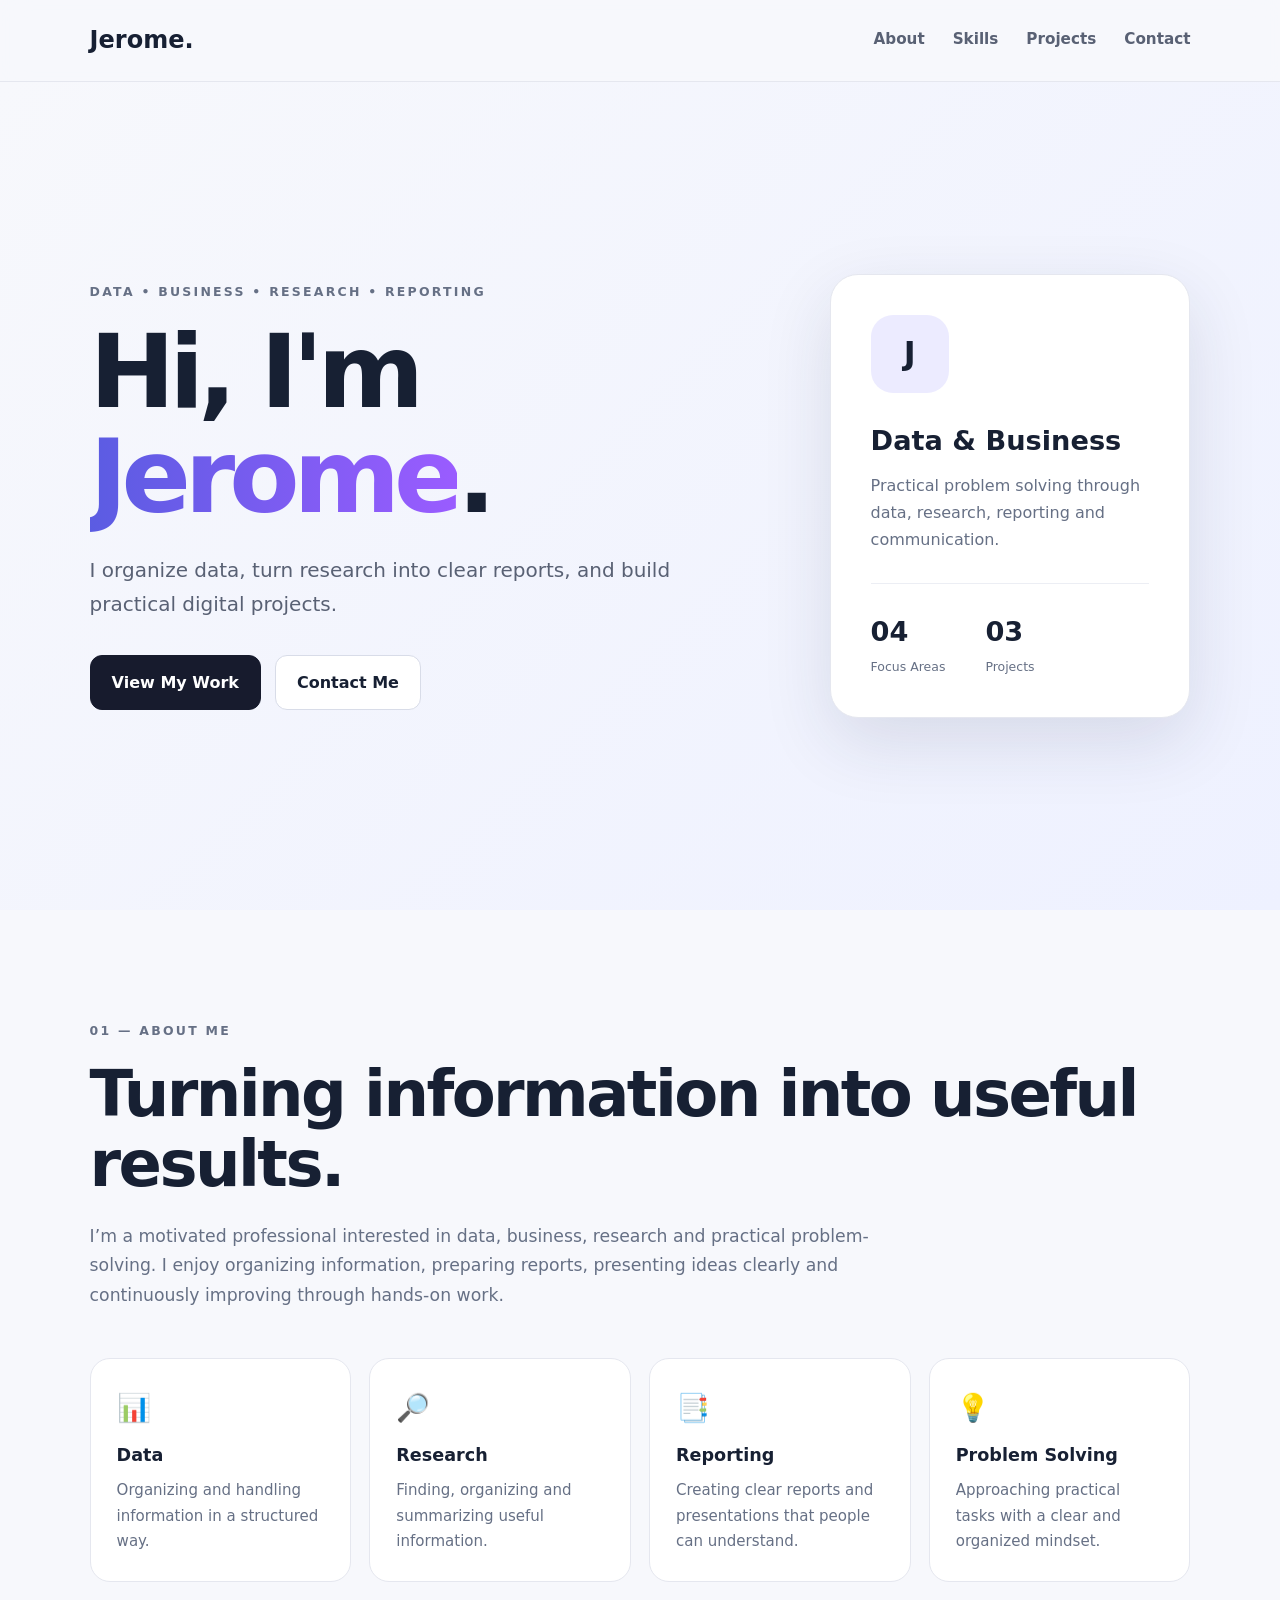
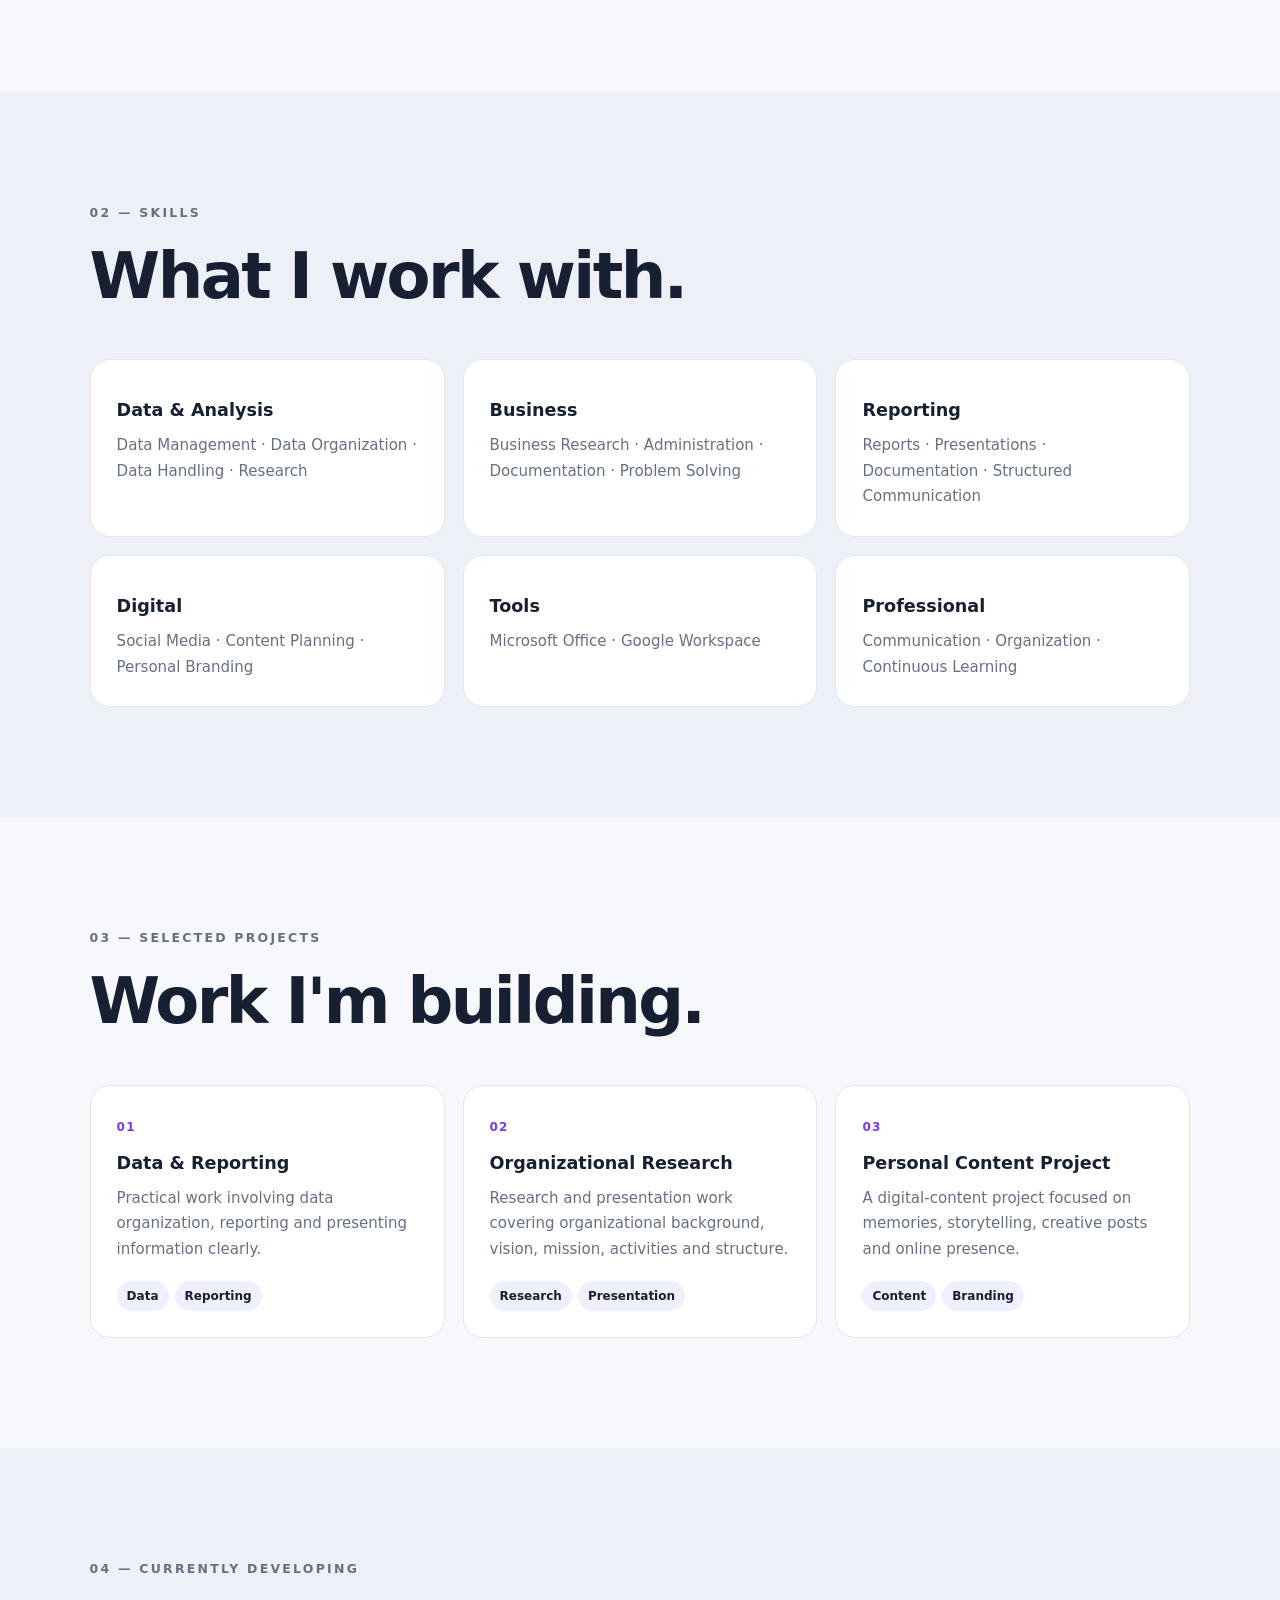
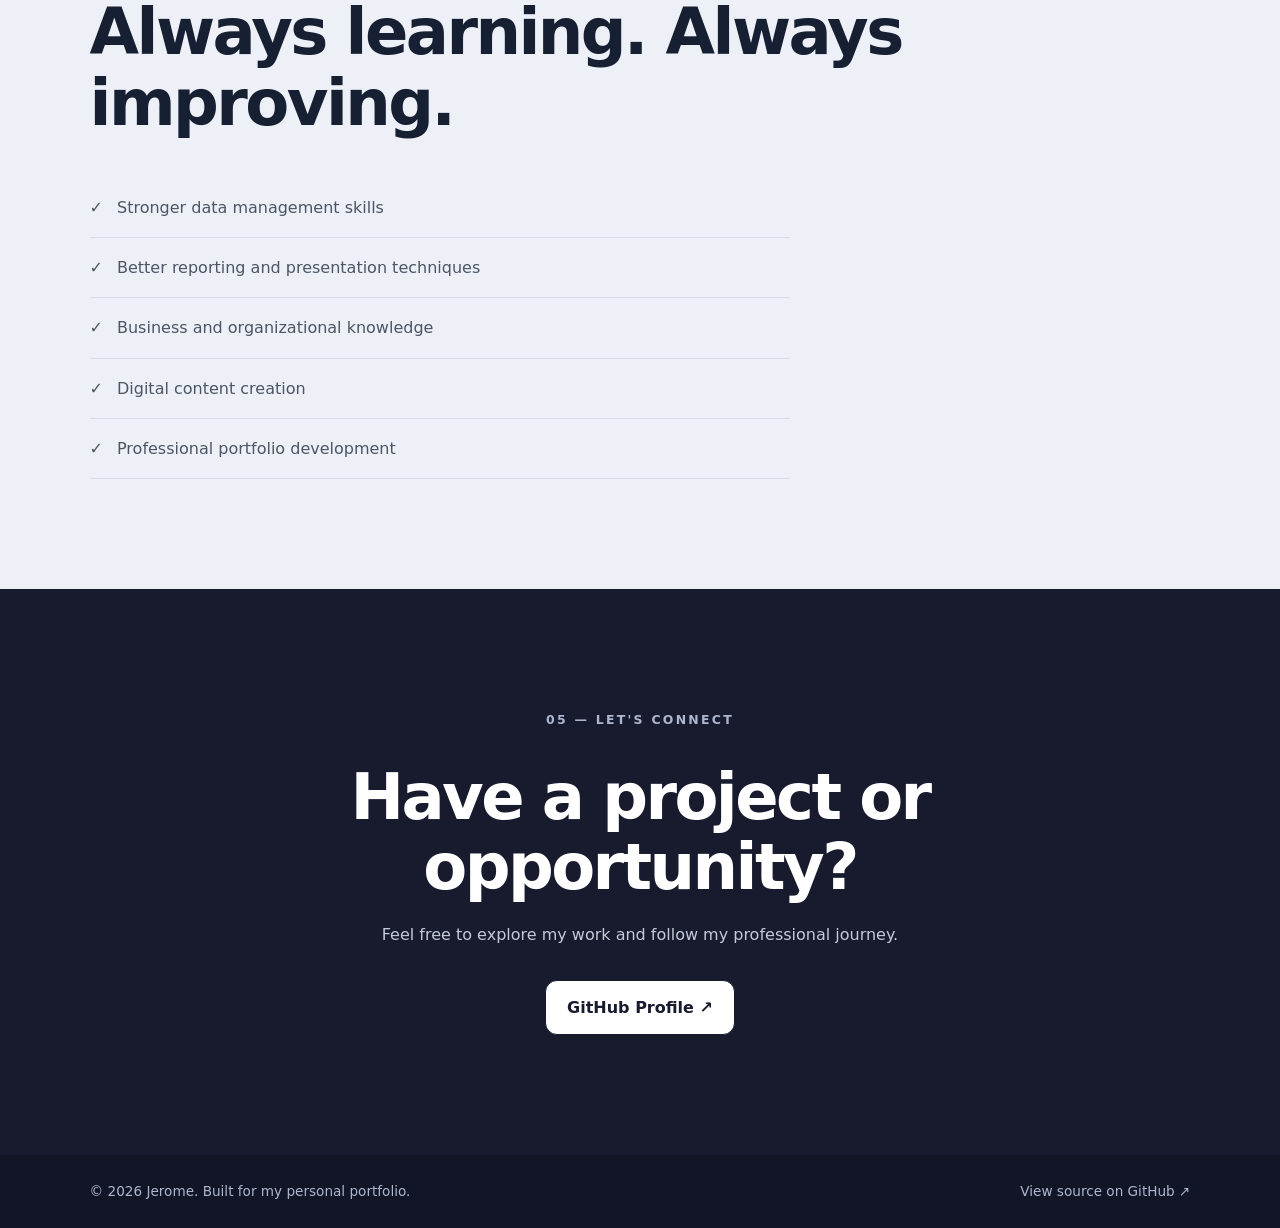
<file: index.html>
<!DOCTYPE html>
<html lang="en">
<head>
  <meta charset="UTF-8" />
  <meta name="viewport" content="width=device-width, initial-scale=1.0" />
  <meta name="description" content="Jerome's Data & Business Portfolio" />
  <title>Jerome | Data & Business Portfolio</title>
  <link rel="stylesheet" href="style.css" />
</head>
<body>
  <header class="nav">
    <a class="logo" href="#home">Jerome.</a>
    <nav>
      <a href="#about">About</a>
      <a href="#skills">Skills</a>
      <a href="#projects">Projects</a>
      <a href="#contact">Contact</a>
    </nav>
  </header>

  <main>
    <section id="home" class="hero">
      <div class="hero-copy">
        <p class="eyebrow">DATA • BUSINESS • RESEARCH • REPORTING</p>
        <h1>Hi, I'm <span>Jerome</span>.</h1>
        <p class="lead">I organize data, turn research into clear reports, and build practical digital projects.</p>
        <div class="actions">
          <a class="button primary" href="#projects">View My Work</a>
          <a class="button secondary" href="#contact">Contact Me</a>
        </div>
      </div>
      <div class="hero-card">
        <div class="avatar">J</div>
        <h2>Data & Business</h2>
        <p>Practical problem solving through data, research, reporting and communication.</p>
        <div class="mini-stats"><div><strong>04</strong><span>Focus Areas</span></div><div><strong>03</strong><span>Projects</span></div></div>
      </div>
    </section>

    <section id="about" class="section">
      <p class="eyebrow">01 — ABOUT ME</p>
      <h2>Turning information into useful results.</h2>
      <p class="section-intro">I’m a motivated professional interested in data, business, research and practical problem-solving. I enjoy organizing information, preparing reports, presenting ideas clearly and continuously improving through hands-on work.</p>
      <div class="feature-grid">
        <article><span>📊</span><h3>Data</h3><p>Organizing and handling information in a structured way.</p></article>
        <article><span>🔎</span><h3>Research</h3><p>Finding, organizing and summarizing useful information.</p></article>
        <article><span>📑</span><h3>Reporting</h3><p>Creating clear reports and presentations that people can understand.</p></article>
        <article><span>💡</span><h3>Problem Solving</h3><p>Approaching practical tasks with a clear and organized mindset.</p></article>
      </div>
    </section>

    <section id="skills" class="section alt">
      <p class="eyebrow">02 — SKILLS</p>
      <h2>What I work with.</h2>
      <div class="skills-grid">
        <div><h3>Data & Analysis</h3><p>Data Management · Data Organization · Data Handling · Research</p></div>
        <div><h3>Business</h3><p>Business Research · Administration · Documentation · Problem Solving</p></div>
        <div><h3>Reporting</h3><p>Reports · Presentations · Documentation · Structured Communication</p></div>
        <div><h3>Digital</h3><p>Social Media · Content Planning · Personal Branding</p></div>
        <div><h3>Tools</h3><p>Microsoft Office · Google Workspace</p></div>
        <div><h3>Professional</h3><p>Communication · Organization · Continuous Learning</p></div>
      </div>
    </section>

    <section id="projects" class="section">
      <p class="eyebrow">03 — SELECTED PROJECTS</p>
      <h2>Work I'm building.</h2>
      <div class="project-grid">
        <article class="project"><span class="number">01</span><h3>Data & Reporting</h3><p>Practical work involving data organization, reporting and presenting information clearly.</p><span class="tag">Data</span><span class="tag">Reporting</span></article>
        <article class="project"><span class="number">02</span><h3>Organizational Research</h3><p>Research and presentation work covering organizational background, vision, mission, activities and structure.</p><span class="tag">Research</span><span class="tag">Presentation</span></article>
        <article class="project"><span class="number">03</span><h3>Personal Content Project</h3><p>A digital-content project focused on memories, storytelling, creative posts and online presence.</p><span class="tag">Content</span><span class="tag">Branding</span></article>
      </div>
    </section>

    <section class="section alt">
      <p class="eyebrow">04 — CURRENTLY DEVELOPING</p>
      <h2>Always learning. Always improving.</h2>
      <ul class="progress-list"><li>Stronger data management skills</li><li>Better reporting and presentation techniques</li><li>Business and organizational knowledge</li><li>Digital content creation</li><li>Professional portfolio development</li></ul>
    </section>

    <section id="contact" class="contact">
      <p class="eyebrow">05 — LET'S CONNECT</p>
      <h2>Have a project or opportunity?</h2>
      <p>Feel free to explore my work and follow my professional journey.</p>
      <a class="button primary" href="https://github.com/Jerome200317" target="_blank" rel="noopener">GitHub Profile ↗</a>
    </section>
  </main>

  <footer><p>© 2026 Jerome. Built for my personal portfolio.</p><a href="https://github.com/Jerome200317/My-Portfolio" target="_blank" rel="noopener">View source on GitHub ↗</a></footer>
</body>
</html>
</file>
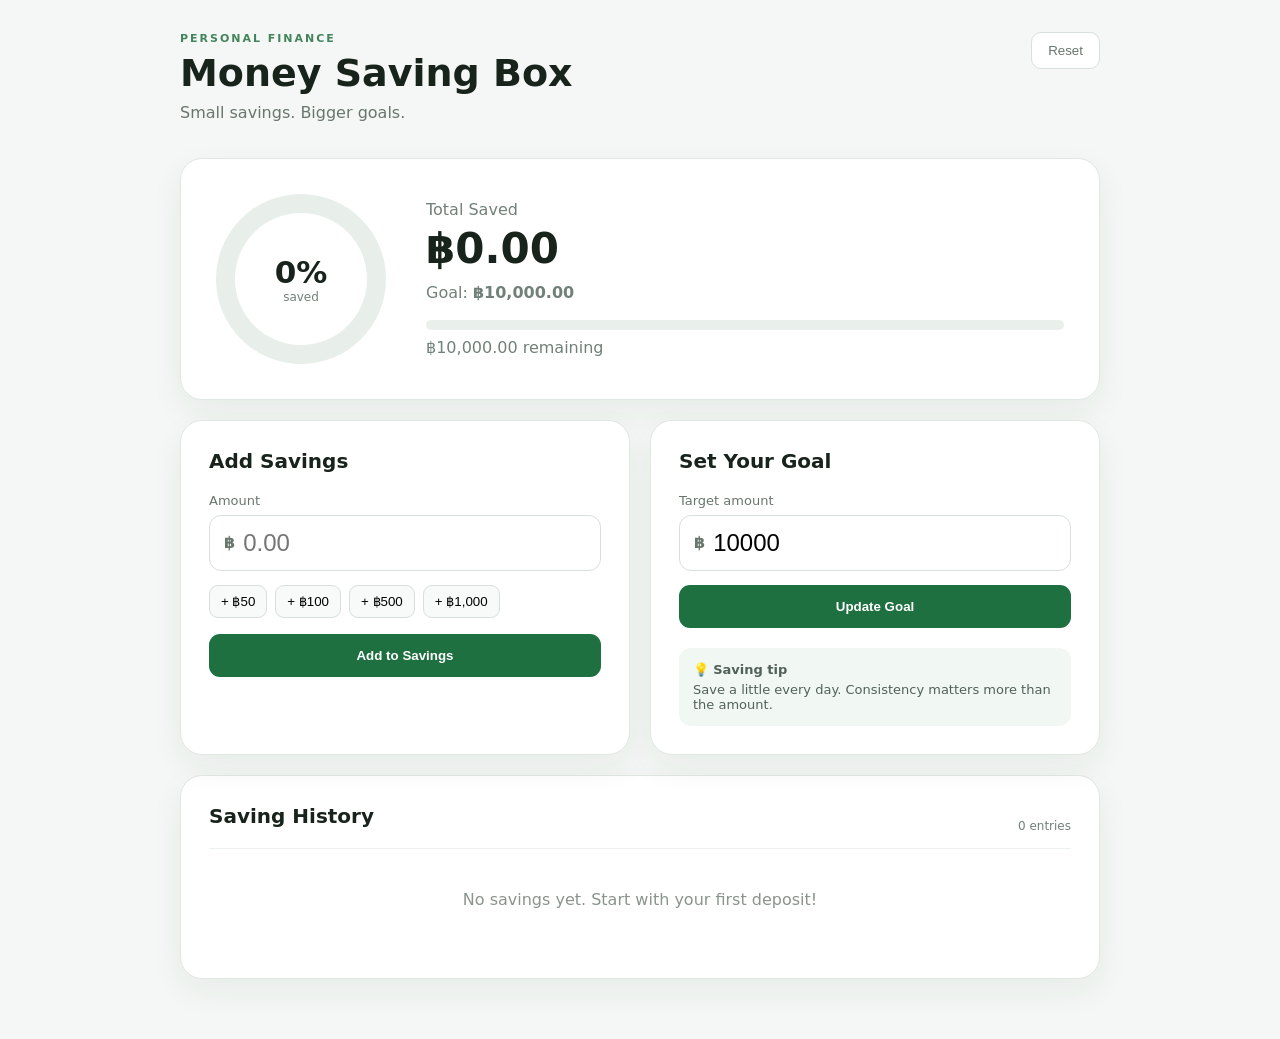
<file: money-saving-box/index.html>
<!DOCTYPE html>
<html lang="en">
<head>
<meta charset="UTF-8"><meta name="viewport" content="width=device-width,initial-scale=1.0"><meta name="description" content="Simple Money Saving Box app"><title>Money Saving Box</title><link rel="stylesheet" href="style.css">
</head>
<body>
<main class="app">
  <header><div><p class="eyebrow">PERSONAL FINANCE</p><h1>Money Saving Box</h1><p class="sub">Small savings. Bigger goals.</p></div><button id="reset" class="ghost">Reset</button></header>
  <section class="card hero-card">
    <div class="progress-ring"><div><strong id="percent">0%</strong><span>saved</span></div></div>
    <div class="summary"><p>Total Saved</p><h2 id="saved">฿0.00</h2><p>Goal: <strong id="goalText">฿10,000.00</strong></p><div class="bar"><i id="bar"></i></div><p id="remaining">฿10,000.00 remaining</p></div>
  </section>
  <section class="grid">
    <div class="card form-card"><h3>Add Savings</h3><label>Amount</label><div class="amount"><span>฿</span><input id="amount" type="number" min="0" step="0.01" placeholder="0.00"></div><div class="quick"><button data-add="50">+ ฿50</button><button data-add="100">+ ฿100</button><button data-add="500">+ ฿500</button><button data-add="1000">+ ฿1,000</button></div><button id="add" class="primary">Add to Savings</button></div>
    <div class="card form-card"><h3>Set Your Goal</h3><label>Target amount</label><div class="amount"><span>฿</span><input id="goal" type="number" min="1" step="0.01" value="10000"></div><button id="setGoal" class="primary">Update Goal</button><div class="tips"><p>💡 <b>Saving tip</b></p><span>Save a little every day. Consistency matters more than the amount.</span></div></div>
  </section>
  <section class="card history"><div class="history-head"><h3>Saving History</h3><span id="count">0 entries</span></div><div id="historyList" class="history-list"><p class="empty">No savings yet. Start with your first deposit!</p></div></section>
</main><script src="app.js"></script>
</body></html>
</file>
<file: style.css>
*{box-sizing:border-box;margin:0;padding:0}html{scroll-behavior:smooth}body{font-family:Inter,ui-sans-serif,system-ui,-apple-system,BlinkMacSystemFont,"Segoe UI",sans-serif;color:#172033;background:#f7f8fc;line-height:1.7}a{text-decoration:none;color:inherit}.nav{position:sticky;top:0;z-index:10;display:flex;justify-content:space-between;align-items:center;padding:20px 7%;background:rgba(247,248,252,.9);backdrop-filter:blur(14px);border-bottom:1px solid #e5e7ef}.logo{font-size:1.5rem;font-weight:800}.nav nav{display:flex;gap:28px;color:#596174;font-weight:600;font-size:.95rem}.nav nav a:hover{color:#111827}.hero{min-height:calc(100vh - 72px);padding:90px 7%;display:grid;grid-template-columns:1.3fr .7fr;gap:70px;align-items:center;background:linear-gradient(135deg,#f7f8fc 0%,#eef1ff 100%)}.eyebrow{font-size:.78rem;letter-spacing:.18em;font-weight:800;color:#667085;margin-bottom:18px}.hero h1{font-size:clamp(3.4rem,8vw,6.5rem);line-height:1.02;letter-spacing:-.06em;margin-bottom:24px}.hero h1 span{background:linear-gradient(90deg,#5b5ce2,#9a5cff);-webkit-background-clip:text;background-clip:text;color:transparent}.lead{font-size:1.25rem;max-width:650px;color:#596174}.actions{display:flex;gap:14px;margin-top:34px;flex-wrap:wrap}.button{display:inline-block;padding:13px 21px;border-radius:12px;font-weight:800;border:1px solid #d8dce8}.primary{background:#171b2d;color:#fff;border-color:#171b2d}.secondary{background:#fff}.hero-card{background:#fff;padding:40px;border-radius:28px;box-shadow:0 24px 70px rgba(35,43,77,.12);border:1px solid #e5e7ef}.avatar{width:78px;height:78px;border-radius:22px;display:grid;place-items:center;font-size:2rem;font-weight:900;background:#ecebff;margin-bottom:25px}.hero-card h2{font-size:1.7rem;margin-bottom:8px}.hero-card p{color:#667085}.mini-stats{display:flex;gap:40px;margin-top:30px;padding-top:25px;border-top:1px solid #eceef4}.mini-stats div{display:flex;flex-direction:column}.mini-stats strong{font-size:1.7rem}.mini-stats span{font-size:.78rem;color:#667085}.section{padding:110px 7%;max-width:1280px;margin:auto}.section h2,.contact h2{font-size:clamp(2.2rem,5vw,4rem);line-height:1.1;letter-spacing:-.04em;margin-bottom:22px}.section-intro{max-width:780px;color:#667085;font-size:1.08rem}.feature-grid,.skills-grid,.project-grid{display:grid;grid-template-columns:repeat(4,1fr);gap:18px;margin-top:48px}.feature-grid article,.skills-grid>div,.project{background:#fff;border:1px solid #e5e7ef;border-radius:20px;padding:26px}.feature-grid span{font-size:1.7rem}.feature-grid h3,.skills-grid h3,.project h3{margin:10px 0 7px;font-size:1.1rem}.feature-grid p,.skills-grid p,.project p{color:#667085;font-size:.94rem}.alt{max-width:none;background:#eef0f7}.skills-grid{max-width:1280px;margin-left:auto;margin-right:auto;grid-template-columns:repeat(3,1fr)}.skills-grid>div{min-height:150px}.project-grid{grid-template-columns:repeat(3,1fr)}.project{transition:transform .2s,box-shadow .2s}.project:hover{transform:translateY(-5px);box-shadow:0 16px 40px rgba(35,43,77,.09)}.number{font-size:.75rem;font-weight:900;letter-spacing:.1em;color:#7c3aed}.tag{display:inline-block;margin:18px 6px 0 0;padding:5px 10px;border-radius:999px;background:#f0efff;font-size:.75rem;font-weight:700}.progress-list{list-style:none;max-width:700px;margin-top:40px}.progress-list li{padding:16px 0;border-bottom:1px solid #d9dce6;color:#4b5563}.progress-list li:before{content:"✓";font-weight:900;margin-right:14px}.contact{padding:120px 7%;text-align:center;background:#171b2d;color:#fff}.contact .eyebrow{color:#aeb6cf}.contact h2{max-width:800px;margin:0 auto 18px}.contact p{color:#c5cad8;margin-bottom:32px}.contact .primary{background:#fff;color:#171b2d}.contact .primary:hover{background:#eef0f7}footer{display:flex;justify-content:space-between;gap:20px;padding:25px 7%;background:#111525;color:#aeb6cf;font-size:.85rem}footer a:hover{color:#fff}@media(max-width:900px){.hero{grid-template-columns:1fr;padding-top:70px}.feature-grid{grid-template-columns:repeat(2,1fr)}.skills-grid{grid-template-columns:repeat(2,1fr)}.project-grid{grid-template-columns:1fr}}@media(max-width:600px){.nav{padding:17px 5%}.nav nav{gap:12px;font-size:.78rem}.hero,.section{padding-left:5%;padding-right:5%}.hero h1{font-size:3.4rem}.feature-grid,.skills-grid{grid-template-columns:1fr}.hero-card{padding:28px}footer{padding:22px 5%;flex-direction:column}}
</file>
<file: money-saving-box/style.css>
*{box-sizing:border-box}body{margin:0;font-family:Inter,system-ui,-apple-system,BlinkMacSystemFont,"Segoe UI",sans-serif;background:#f4f7f5;color:#17231b}.app{max-width:960px;margin:auto;padding:32px 20px 60px}header{display:flex;justify-content:space-between;align-items:flex-start;margin-bottom:28px}.eyebrow{font-size:11px;letter-spacing:.18em;font-weight:800;color:#43845b;margin:0 0 8px}h1{font-size:38px;line-height:1.1;margin:0}.sub{color:#68766d;margin:8px 0}.ghost{border:1px solid #d8e0da;background:white;border-radius:10px;padding:10px 16px;color:#68766d;cursor:pointer}.card{background:#fff;border:1px solid #e0e8e2;border-radius:22px;box-shadow:0 12px 35px rgba(33,55,41,.06)}.hero-card{display:flex;align-items:center;gap:40px;padding:35px;margin-bottom:20px}.progress-ring{width:170px;height:170px;border-radius:50%;display:grid;place-items:center;background:conic-gradient(#49a96b 0deg,#49a96b 0deg,#e8eee9 0deg)}.progress-ring>div{width:132px;height:132px;border-radius:50%;background:#fff;display:flex;flex-direction:column;align-items:center;justify-content:center}.progress-ring strong{font-size:31px}.progress-ring span{font-size:12px;color:#718078}.summary{flex:1}.summary>p{color:#718078;margin:5px 0}.summary h2{font-size:42px;margin:2px 0 10px}.bar{height:10px;background:#e9efeb;border-radius:99px;overflow:hidden;margin:18px 0 8px}.bar i{display:block;height:100%;width:0;background:#49a96b;border-radius:99px;transition:.35s}.grid{display:grid;grid-template-columns:1fr 1fr;gap:20px;margin-bottom:20px}.form-card{padding:28px}.form-card h3,.history h3{margin:0 0 20px;font-size:20px}.form-card label{display:block;color:#68766d;font-size:13px;margin-bottom:7px}.amount{display:flex;align-items:center;border:1px solid #d8e0da;border-radius:12px;padding:0 14px;margin-bottom:14px}.amount span{font-weight:700;color:#68766d}.amount input{border:0;outline:0;width:100%;font-size:24px;padding:13px 8px;background:transparent}.quick{display:flex;flex-wrap:wrap;gap:8px;margin-bottom:16px}.quick button{border:1px solid #d8e0da;background:#f7faf8;padding:8px 11px;border-radius:9px;cursor:pointer}.primary{width:100%;border:0;background:#1e7040;color:white;font-weight:800;padding:14px;border-radius:11px;cursor:pointer}.primary:hover{background:#175c34}.tips{margin-top:20px;background:#f1f8f3;padding:14px;border-radius:12px;color:#526158;font-size:13px}.tips p{margin:0 0 5px}.history{padding:28px}.history-head{display:flex;justify-content:space-between;align-items:center}.history-head span{font-size:12px;color:#718078}.history-list{border-top:1px solid #edf1ee}.history-row{display:flex;justify-content:space-between;align-items:center;padding:15px 0;border-bottom:1px solid #edf1ee}.history-row span:first-child{color:#647169}.history-row strong{color:#1e7040}.empty{color:#89948d;text-align:center;padding:25px}.history-row button{border:0;background:transparent;color:#a15b5b;cursor:pointer;margin-left:15px}@media(max-width:650px){.hero-card{flex-direction:column;text-align:center;gap:22px}.grid{grid-template-columns:1fr}.summary{width:100%}.summary h2{font-size:34px}h1{font-size:30px}.app{padding:22px 14px 45px}}
</file>
